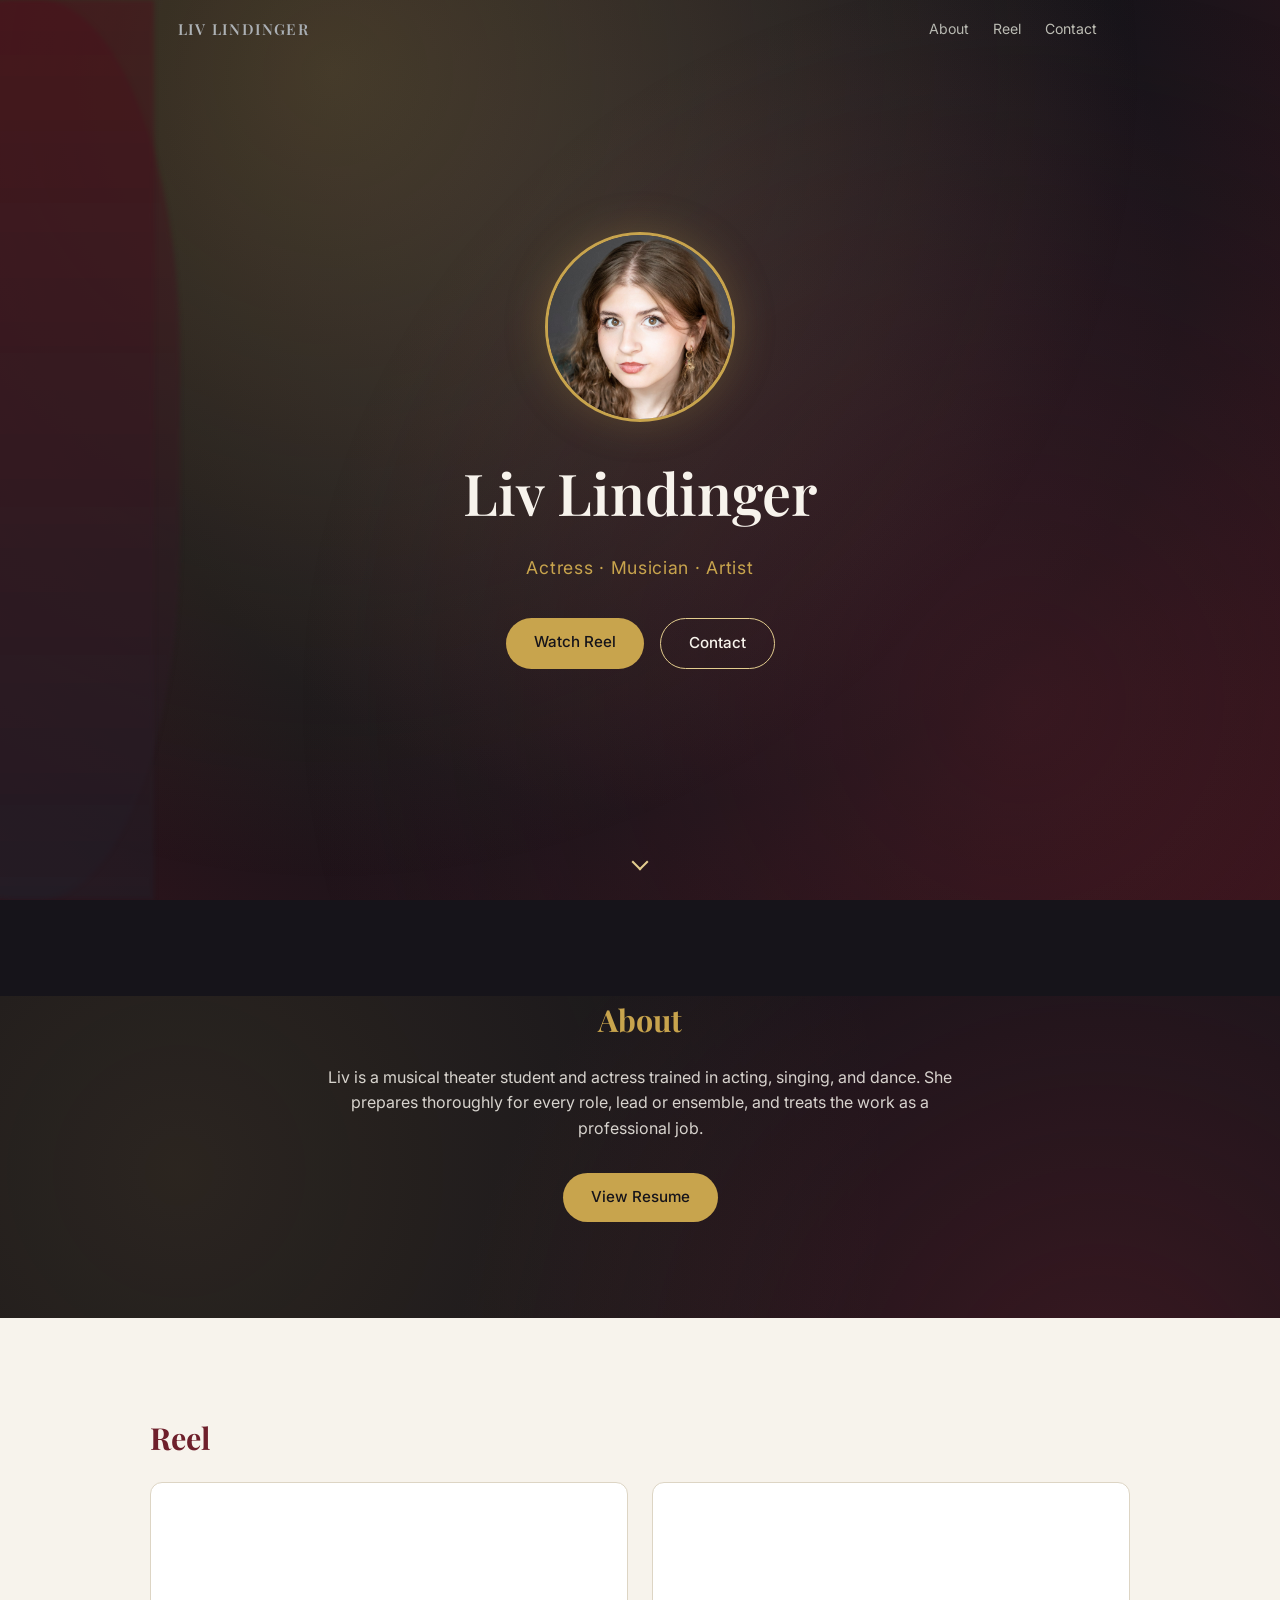
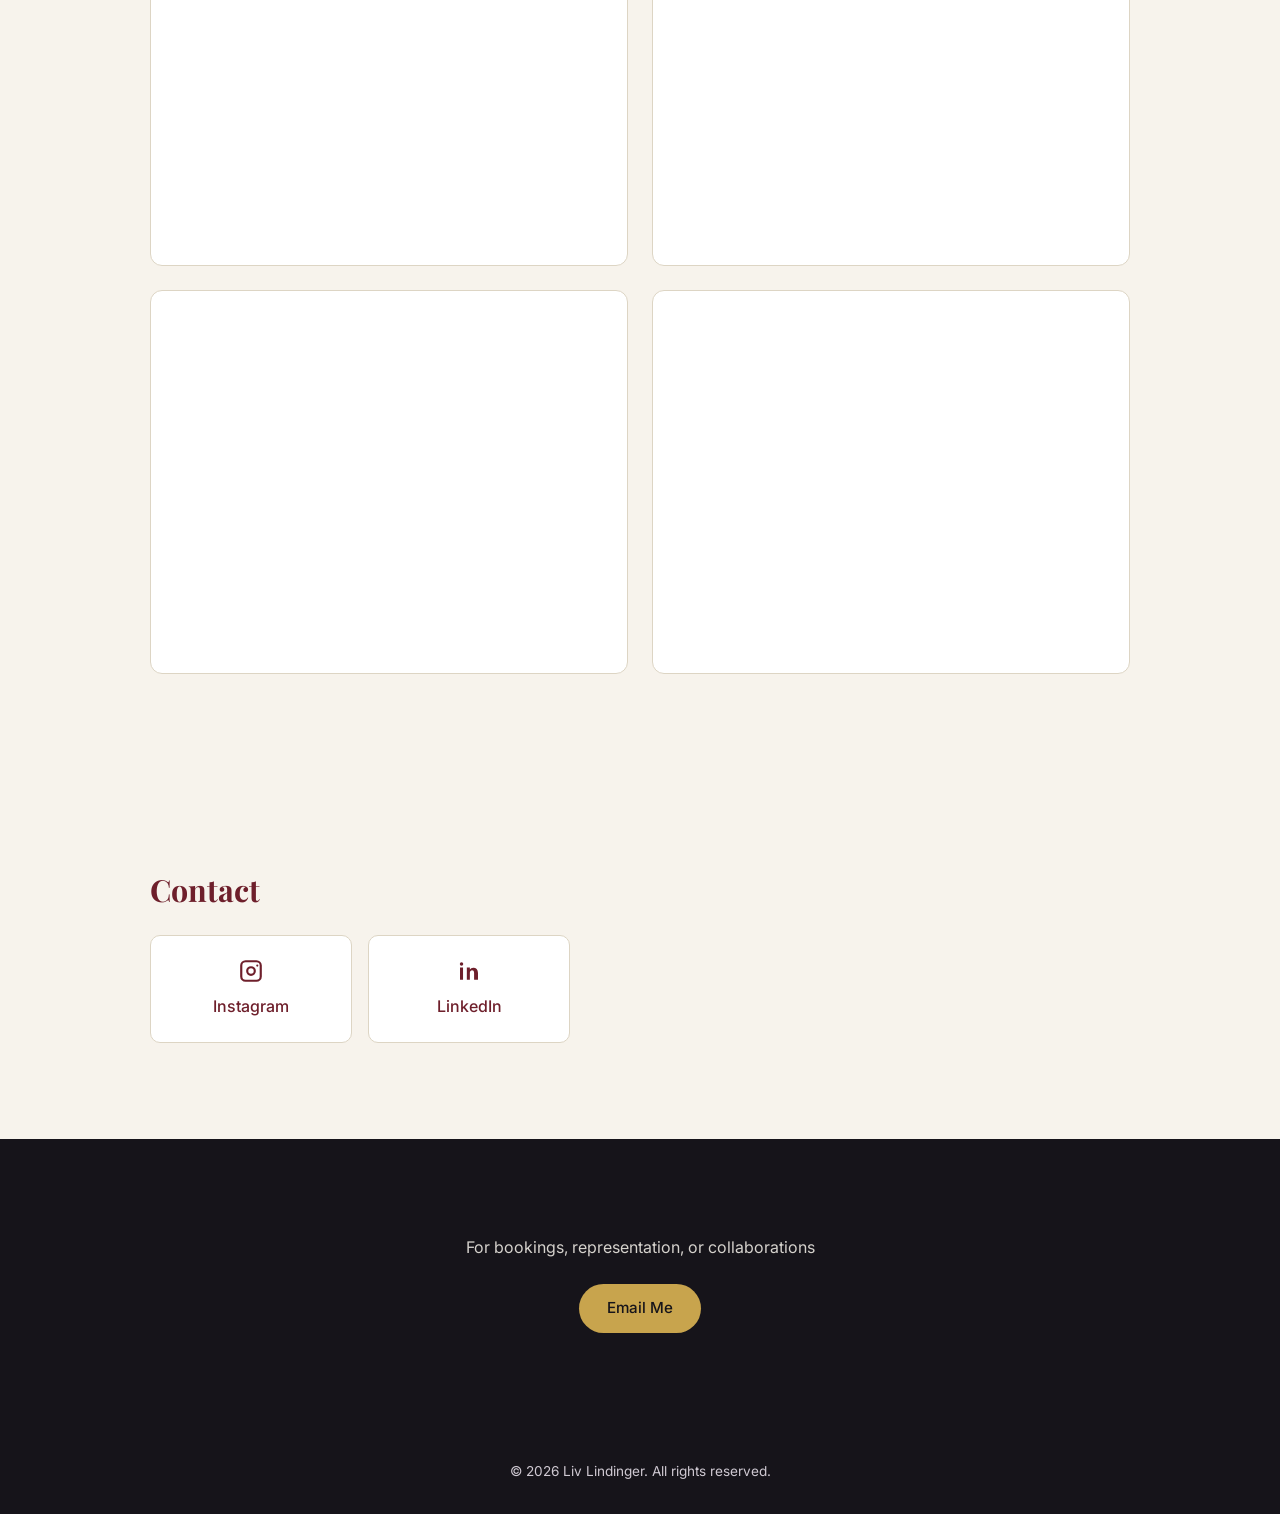
<file: index.html>
<!DOCTYPE html>
<html lang="en">
<head>
<meta charset="UTF-8" />
<meta name="viewport" content="width=device-width, initial-scale=1.0" />
<title>Liv Lindinger | Actress</title>
<meta name="description" content="Liv Lindinger is an actress, musician, and artist." />

<!-- Open Graph / link previews (iMessage, Facebook, etc.) -->
<meta property="og:type" content="website" />
<meta property="og:url" content="https://livlindinger.com/" />
<meta property="og:site_name" content="Liv Lindinger" />
<meta property="og:title" content="Liv Lindinger | Actress, Musician, Artist" />
<meta property="og:description" content="Musical theater student and actress trained in acting, singing, and dance. Watch her reel and get in touch." />
<meta property="og:image" content="https://livlindinger.com/images/headshot.jpg" />
<meta property="og:image:width" content="1200" />
<meta property="og:image:height" content="1200" />

<!-- Twitter Card -->
<meta name="twitter:card" content="summary_large_image" />
<meta name="twitter:title" content="Liv Lindinger | Actress, Musician, Artist" />
<meta name="twitter:description" content="Musical theater student and actress trained in acting, singing, and dance. Watch her reel and get in touch." />
<meta name="twitter:image" content="https://livlindinger.com/images/headshot.jpg" />
<link rel="preconnect" href="https://fonts.googleapis.com">
<link rel="preconnect" href="https://fonts.gstatic.com" crossorigin>
<link href="https://fonts.googleapis.com/css2?family=Playfair+Display:wght@500;600;700&family=Inter:wght@400;500;600&display=swap" rel="stylesheet">
<link rel="stylesheet" href="styles.css">
</head>
<body>

  <div class="progress-bar" id="progressBar"></div>

  <nav class="nav">
    <a href="#hero" class="nav-name" aria-label="Back to top">LIV LINDINGER</a>
    <div class="nav-links">
      <a href="#about">About</a>
      <a href="#reel">Reel</a>
      <a href="#contact">Contact</a>
    </div>
  </nav>

  <!-- HERO with parallax layers -->
  <header class="hero" id="hero">
    <div class="parallax-layer" data-speed="0.15" style="--layer:1"></div>
    <div class="parallax-layer spotlight-a" data-speed="0.3"></div>
    <div class="parallax-layer spotlight-b" data-speed="0.45"></div>
    <div class="parallax-layer curtain-left" data-speed="0.25"></div>
    <div class="parallax-layer curtain-right" data-speed="0.25"></div>

    <div class="hero-content parallax-layer" data-speed="0.55">
      <div class="headshot-frame">
        <a href="images/headshot.jpg" target="_blank" rel="noopener" class="headshot-link" aria-label="Open Liv Lindinger's full-size headshot in a new tab">
          <img src="images/headshot.jpg" alt="Liv Lindinger headshot" class="headshot" onerror="this.closest('.headshot-frame').classList.add('headshot-fallback')">
        </a>
        <div class="headshot-placeholder">LL</div>
      </div>
      <h1>Liv Lindinger</h1>
      <p class="tagline">Actress &middot; Musician &middot; Artist</p>
      <div class="hero-actions">
        <a href="#reel" class="btn btn-primary">Watch Reel</a>
        <a href="#contact" class="btn btn-outline">Contact</a>
      </div>
    </div>

    <a href="#about" class="scroll-cue" aria-label="Scroll down">
      <span></span>
    </a>
  </header>

  <main>
    <!-- ABOUT with parallax background -->
    <section id="about" class="section parallax-section about-section">
      <div class="parallax-layer parallax-bg" data-speed="0.2"></div>
      <div class="section-inner reveal">
        <h2>About</h2>
        <p class="lead">
          Liv is a musical theater student and actress trained in acting, singing, and dance.
          She prepares thoroughly for every role, lead or ensemble, and treats the work as a
          professional job.
        </p>
        <div class="about-cta">
          <a href="resume.pdf" target="_blank" rel="noopener" class="btn btn-primary">View Resume</a>
        </div>
      </div>
    </section>

    <section id="reel" class="section">
      <div class="section-inner reveal">
        <h2>Reel</h2>
        <div class="reel-grid">
          <div class="reel-embed">
            <iframe src="https://www.linkedin.com/embed/feed/update/urn:li:ugcPost:7497433868577378304?compact=1" height="399" width="504" frameborder="0" allowfullscreen title="Liv Lindinger performing &quot;My Own Space&quot; from The Act"></iframe>
          </div>
          <div class="reel-embed">
            <iframe src="https://www.linkedin.com/embed/feed/update/urn:li:ugcPost:7497432714757750784?compact=1" height="399" width="504" frameborder="0" allowfullscreen title="Liv Lindinger performing &quot;King of the Forest&quot; from The Wizard of Oz"></iframe>
          </div>
          <div class="reel-embed">
            <iframe src="https://www.linkedin.com/embed/feed/update/urn:li:ugcPost:7362841373546344449?compact=1" height="399" width="504" frameborder="0" allowfullscreen title="Liv Lindinger performing &quot;Ireland (Reprise)&quot; from Legally Blonde"></iframe>
          </div>
          <div class="reel-embed">
            <iframe src="https://www.linkedin.com/embed/feed/update/urn:li:ugcPost:7353188904574873600?compact=1" height="399" width="504" frameborder="0" allowfullscreen title="Liv Lindinger performing &quot;I Don&#39;t Care Much&quot; from Cabaret"></iframe>
          </div>
        </div>
      </div>
    </section>

    <section id="contact" class="section">
      <div class="section-inner reveal">
        <h2>Contact</h2>
        <div class="social-grid">
          <a href="https://www.instagram.com/downthe0ctave" target="_blank" rel="noopener" class="social-card">
            <svg viewBox="0 0 24 24" class="icon" aria-hidden="true"><path d="M7 2h10a5 5 0 0 1 5 5v10a5 5 0 0 1-5 5H7a5 5 0 0 1-5-5V7a5 5 0 0 1 5-5zm0 2a3 3 0 0 0-3 3v10a3 3 0 0 0 3 3h10a3 3 0 0 0 3-3V7a3 3 0 0 0-3-3H7zm5 3.5A4.5 4.5 0 1 1 7.5 12 4.5 4.5 0 0 1 12 7.5zm0 2A2.5 2.5 0 1 0 14.5 12 2.5 2.5 0 0 0 12 9.5zM17.8 6a1 1 0 1 1-1 1 1 1 0 0 1 1-1z"/></svg>
            <span>Instagram</span>
          </a>
          <a href="https://www.linkedin.com/in/liv-lindinger-816892306" target="_blank" rel="noopener" class="social-card">
            <svg viewBox="0 0 24 24" class="icon" aria-hidden="true"><path d="M6.5 8.7H3.7V20h2.8zM5.1 4a1.6 1.6 0 1 0 0 3.2 1.6 1.6 0 0 0 0-3.2zM20.3 20v-6.2c0-3.3-1.8-4.9-4.2-4.9a3.6 3.6 0 0 0-3.3 1.8h0V8.7H10v11.3h2.8v-6.3c0-1.7 1-2.5 2-2.5s1.9.6 1.9 2.5V20z"/></svg>
            <span>LinkedIn</span>
          </a>
        </div>
      </div>
    </section>

    <section class="section contact-section parallax-section">
      <div class="parallax-layer parallax-bg" data-speed="0.2"></div>
      <div class="section-inner reveal">
        <p class="lead">For bookings, representation, or collaborations</p>
        <a href="mailto:livlindinger16@gmail.com?cc=oliviaemma000@gmail.com" class="btn btn-primary">Email Me</a>
      </div>
    </section>
  </main>

  <footer class="footer">
    <p>&copy; <span id="year"></span> Liv Lindinger. All rights reserved.</p>
  </footer>

  <script src="script.js"></script>
</body>
</html>
</file>
<file: styles.css>
:root {
  --charcoal: #16141a;
  --charcoal-2: #221f28;
  --cream: #f7f3ec;
  --burgundy: #6e1f2b;
  --burgundy-deep: #4a131c;
  --gold: #c8a44d;
  --gold-soft: #e3cd8f;
  --gray: #6b6670;
  --max-width: 980px;
  font-size: 16px;
}

* { margin: 0; padding: 0; box-sizing: border-box; }
html { scroll-behavior: smooth; }

body {
  font-family: 'Inter', sans-serif;
  color: var(--charcoal);
  background: var(--cream);
  line-height: 1.6;
  overflow-x: hidden;
}

h1, h2 { font-family: 'Playfair Display', serif; }
a { color: inherit; text-decoration: none; }

/* ---------- Progress bar ---------- */
.progress-bar {
  position: fixed;
  top: 0; left: 0;
  height: 3px;
  width: 0%;
  background: linear-gradient(90deg, var(--gold), var(--gold-soft));
  z-index: 1000;
  transition: width 0.1s linear;
}

/* ---------- Nav ---------- */
.nav {
  position: fixed;
  top: 0; left: 0; right: 0;
  z-index: 100;
  display: flex;
  justify-content: space-between;
  align-items: center;
  padding: 0.35rem 1.75rem;
  max-width: var(--max-width);
  margin: 0 auto;
  width: 100%;
  color: var(--cream);
  mix-blend-mode: difference;
}

.nav-name {
  font-family: 'Playfair Display', serif;
  font-weight: 600;
  letter-spacing: 0.08em;
  font-size: 0.95rem;
  padding: 0.65rem 0;
  opacity: 0.9;
  transition: opacity 0.2s;
}
.nav-name:hover { opacity: 1; }

.nav-links { display: flex; gap: 0.9rem; align-items: center; font-size: 0.88rem; }
.nav-links a { opacity: 0.85; transition: opacity 0.2s; padding: 0.8rem 0.3rem; }
.nav-links a:hover { opacity: 1; }

/* ---------- Hero ---------- */
.hero {
  position: relative;
  height: 100vh;
  height: 100dvh;
  min-height: 560px;
  overflow: hidden;
  background: radial-gradient(circle at 50% 30%, var(--charcoal-2) 0%, var(--charcoal) 60%, var(--burgundy-deep) 140%);
  display: flex;
  align-items: center;
  justify-content: center;
}

.parallax-layer {
  position: absolute;
  inset: -20% -10%;
  will-change: transform;
}

.spotlight-a {
  background: radial-gradient(circle at 30% 20%, rgba(200,164,77,0.25), transparent 55%);
}
.spotlight-b {
  background: radial-gradient(circle at 75% 70%, rgba(110,31,43,0.35), transparent 50%);
}

.curtain-left, .curtain-right {
  top: 0; bottom: 0;
  width: 22%;
  background: linear-gradient(180deg, var(--burgundy-deep), var(--charcoal-2));
  opacity: 0.55;
  filter: blur(2px);
}
.curtain-left {
  left: -8%;
  border-radius: 0 50% 50% 0 / 0 40% 40% 0;
}
.curtain-right {
  right: -8%;
  border-radius: 50% 0 0 50% / 40% 0 0 40%;
}

.hero-content {
  position: relative;
  z-index: 5;
  inset: auto;
  display: flex;
  flex-direction: column;
  align-items: center;
  text-align: center;
  gap: 1rem;
  color: var(--cream);
  padding: 0 1.5rem;
}

.headshot-frame {
  width: 190px;
  height: 190px;
  border-radius: 50%;
  border: 3px solid var(--gold);
  overflow: hidden;
  display: flex;
  align-items: center;
  justify-content: center;
  background: #3a3440;
  margin-bottom: 0.5rem;
  box-shadow: 0 0 40px rgba(200,164,77,0.25);
}

.headshot { width: 100%; height: 100%; object-fit: cover; display: block; }
.headshot-link { display: block; width: 100%; height: 100%; cursor: zoom-in; }
.headshot-fallback .headshot-link { display: none; }
.headshot-placeholder { display: none; font-family: 'Playfair Display', serif; font-size: 3rem; color: var(--gold); }
.headshot-fallback .headshot { display: none; }
.headshot-fallback .headshot-placeholder { display: block; }

.hero h1 { font-size: clamp(2.4rem, 6vw, 3.6rem); font-weight: 600; }
.tagline { color: var(--gold); font-size: 1.1rem; letter-spacing: 0.04em; }

.hero-actions { display: flex; gap: 1rem; margin-top: 1.25rem; flex-wrap: wrap; justify-content: center; }

.btn {
  display: inline-block;
  padding: 0.75rem 1.75rem;
  border-radius: 999px;
  font-weight: 500;
  font-size: 0.95rem;
  transition: transform 0.15s ease, opacity 0.15s ease;
}
.btn:hover { transform: translateY(-2px); }
.btn-primary { background: var(--gold); color: var(--charcoal); }
.btn-outline { border: 1px solid var(--gold-soft); color: var(--cream); }

.scroll-cue {
  position: absolute;
  bottom: 2rem;
  left: 50%;
  transform: translateX(-50%);
  z-index: 5;
}
.scroll-cue span {
  display: block;
  width: 12px; height: 12px;
  border-right: 2px solid var(--gold-soft);
  border-bottom: 2px solid var(--gold-soft);
  transform: rotate(45deg);
  animation: bob 1.8s ease-in-out infinite;
}
@keyframes bob {
  0%, 100% { transform: rotate(45deg) translate(0,0); opacity: 0.6; }
  50% { transform: rotate(45deg) translate(4px,4px); opacity: 1; }
}

/* ---------- Sections ---------- */
.section {
  position: relative;
  padding: 6rem 1.5rem;
  overflow: hidden;
}

.parallax-section { background: var(--charcoal); color: var(--cream); }
.parallax-bg {
  background: radial-gradient(circle at 20% 30%, rgba(200,164,77,0.12), transparent 55%),
              radial-gradient(circle at 80% 70%, rgba(110,31,43,0.4), transparent 50%);
}
.section-inner {
  position: relative;
  z-index: 2;
  max-width: var(--max-width);
  margin: 0 auto;
}

.section:not(.parallax-section) { background: var(--cream); }

.section h2 {
  font-size: 1.9rem;
  margin-bottom: 1.25rem;
  color: var(--gold);
}
.section:not(.parallax-section) h2 { color: var(--burgundy); }

.lead { max-width: 640px; color: rgba(247,243,236,0.85); }
.section:not(.parallax-section) .lead { color: #45414a; }

.about-section .section-inner { text-align: center; }
.about-section .lead { margin-left: auto; margin-right: auto; }
.about-cta { text-align: center; margin-top: 2rem; }

.reel-grid {
  display: grid;
  grid-template-columns: repeat(2, minmax(0, 1fr));
  gap: 1.5rem;
  justify-content: center;
}

.reel-embed {
  background: #fff;
  border: 1px solid #ddd5c4;
  border-radius: 12px;
  padding: 0.75rem;
  display: flex;
  justify-content: center;
  overflow: hidden;
}

.reel-embed iframe {
  width: 100%;
  max-width: 504px;
  aspect-ratio: 504 / 399;
  height: auto;
  border: none;
  border-radius: 8px;
}

.social-grid {
  display: grid;
  grid-template-columns: repeat(auto-fit, minmax(150px, 1fr));
  gap: 1rem;
  max-width: 420px;
}

.social-card {
  background: #fff;
  border: 1px solid #ddd5c4;
  border-radius: 10px;
  padding: 1.4rem 1rem;
  text-align: center;
  font-weight: 500;
  color: var(--burgundy);
  display: flex;
  flex-direction: column;
  align-items: center;
  gap: 0.6rem;
  transition: transform 0.18s ease, box-shadow 0.18s ease;
}
.social-card .icon { width: 26px; height: 26px; fill: var(--burgundy); }
.social-card:hover { transform: translateY(-4px); box-shadow: 0 10px 24px rgba(0,0,0,0.1); }

.contact-section .section-inner { text-align: center; }
.contact-section .lead { margin: 0 auto 1.5rem; }
.contact-section .btn-primary { color: var(--charcoal); }

.footer {
  text-align: center;
  padding: 2rem 1.5rem;
  color: var(--gray);
  font-size: 0.85rem;
  background: var(--charcoal);
}
.footer p { color: #cfc9d2; }

/* ---------- Reveal on scroll ---------- */
.reveal {
  opacity: 0;
  transform: translateY(28px);
  transition: opacity 0.7s ease, transform 0.7s ease;
}
.reveal.is-visible {
  opacity: 1;
  transform: translateY(0);
}

@media (max-width: 640px) {
  .nav-links { gap: 0.4rem; font-size: 0.8rem; }
  .headshot-frame { width: 150px; height: 150px; }
  .section { padding: 4.5rem 1.25rem; }
  .reel-grid { grid-template-columns: 1fr; }
}

@media (max-width: 360px) {
  .nav { padding: 0.35rem 1.1rem; }
  .nav-name { font-size: 0.8rem; }
  .nav-links { gap: 0.1rem; font-size: 0.75rem; }
}

@media (prefers-reduced-motion: reduce) {
  html { scroll-behavior: auto; }
  .reveal { opacity: 1; transform: none; transition: none; }
  .scroll-cue span { animation: none; }
}
</file>
